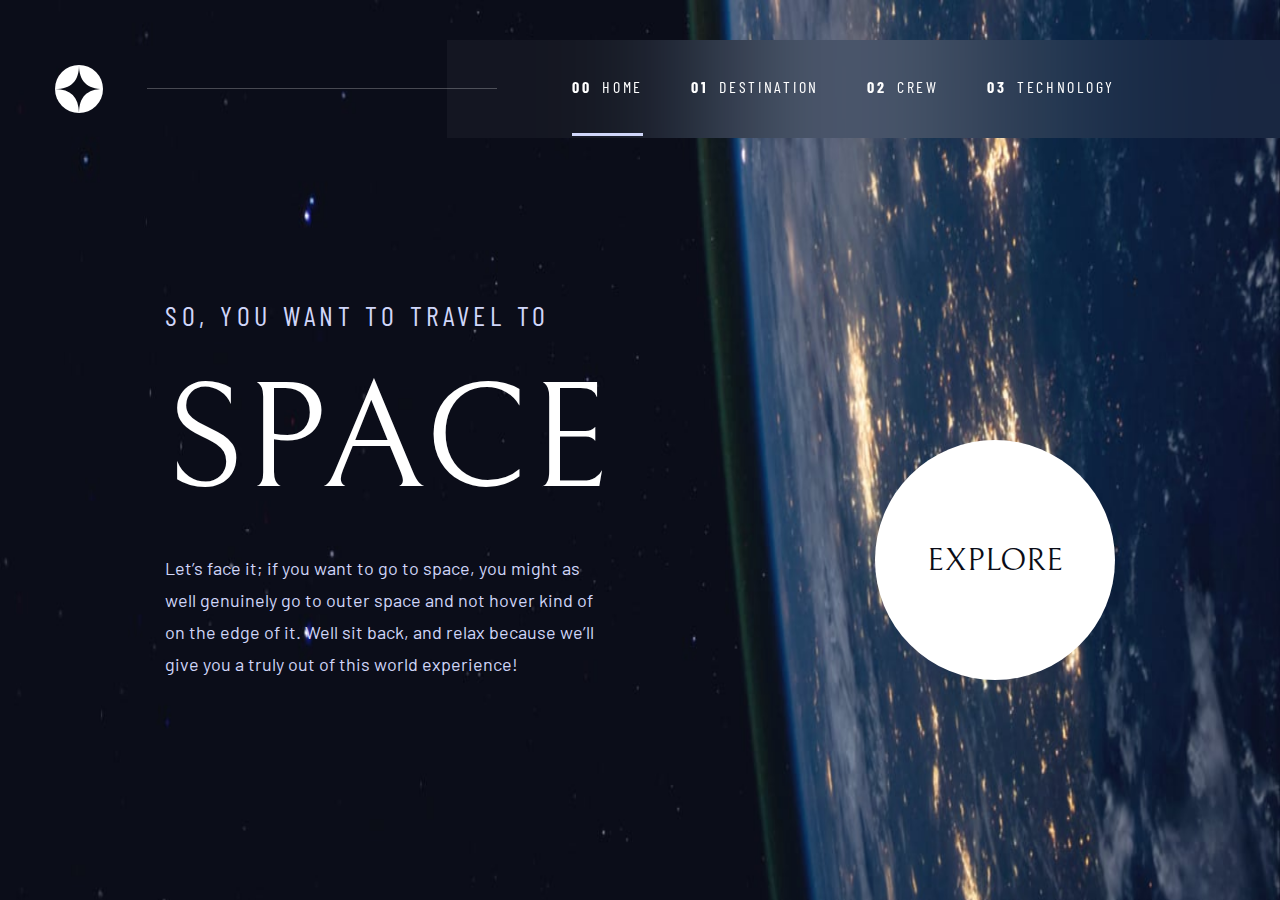
<file: starter-code/index.html>
<!DOCTYPE html>
<html lang="en">
<head>
  <meta charset="UTF-8">
  <meta name="viewport" content="width=device-width, initial-scale=1.0">

  <link rel="icon" type="image/png" sizes="32x32" href="./assets/favicon-32x32.png">
  
  <title>Frontend Mentor | Space tourism website</title>

  <!--css and fonts-->
  <link rel="stylesheet" href="./css/style.css">

  <link rel="preconnect" href="https://fonts.googleapis.com">
  <link rel="preconnect" href="https://fonts.gstatic.com" crossorigin>
  <link href="https://fonts.googleapis.com/css2?family=Barlow&family=Barlow+Condensed&family=Bellefair&display=swap" rel="stylesheet">
  
</head>
<body id="home">
  <header>
    <div class="header">
      <div class="logo">
        <a href="./index.html"><img src="./assets/shared/logo.svg" alt=""></a>
      </div>
      <nav class="menu">
        <button id="btn-mobile"><img src="./assets/shared/icon-hamburger.svg" alt=""></button>
        <ul id="menu-lista">
          <li><a href="./index.html"><span class="menu-num">00</span> Home</a></li>
          <li><a href="./pages/destination.html"><span class="menu-num">01</span> Destination</a></li>
          <li><a href="./pages/crew.html"><span class="menu-num">02</span> Crew</a></li>
          <li><a href="./pages/technology.html"><span class="menu-num">03</span> Technology</a></li>
        </ul>
      </nav>
    </div>
  </header>

  <main>
    <div class="home-container">
      <div class="home-conteudo">
        <h5 class="font-h5 cor-terciaria">So, you want to travel to</h5>
        <h1 class="font-h1">Space</h1>
        <p class="cor-terciaria">
          Let’s face it; if you want to go to space, you might as well genuinely go to 
          outer space and not hover kind of on the edge of it. Well sit back, and relax 
          because we’ll give you a truly out of this world experience!
        </p>
      </div>

      <div class="home-explore">
        <a href="./pages/destination.html">
          <div class="btn-main">
            Explore
          </div>
        </a>
      </div>
    </div>
  </main>

  <script src="./script/index.js"></script>
</body>
</html>
</file>
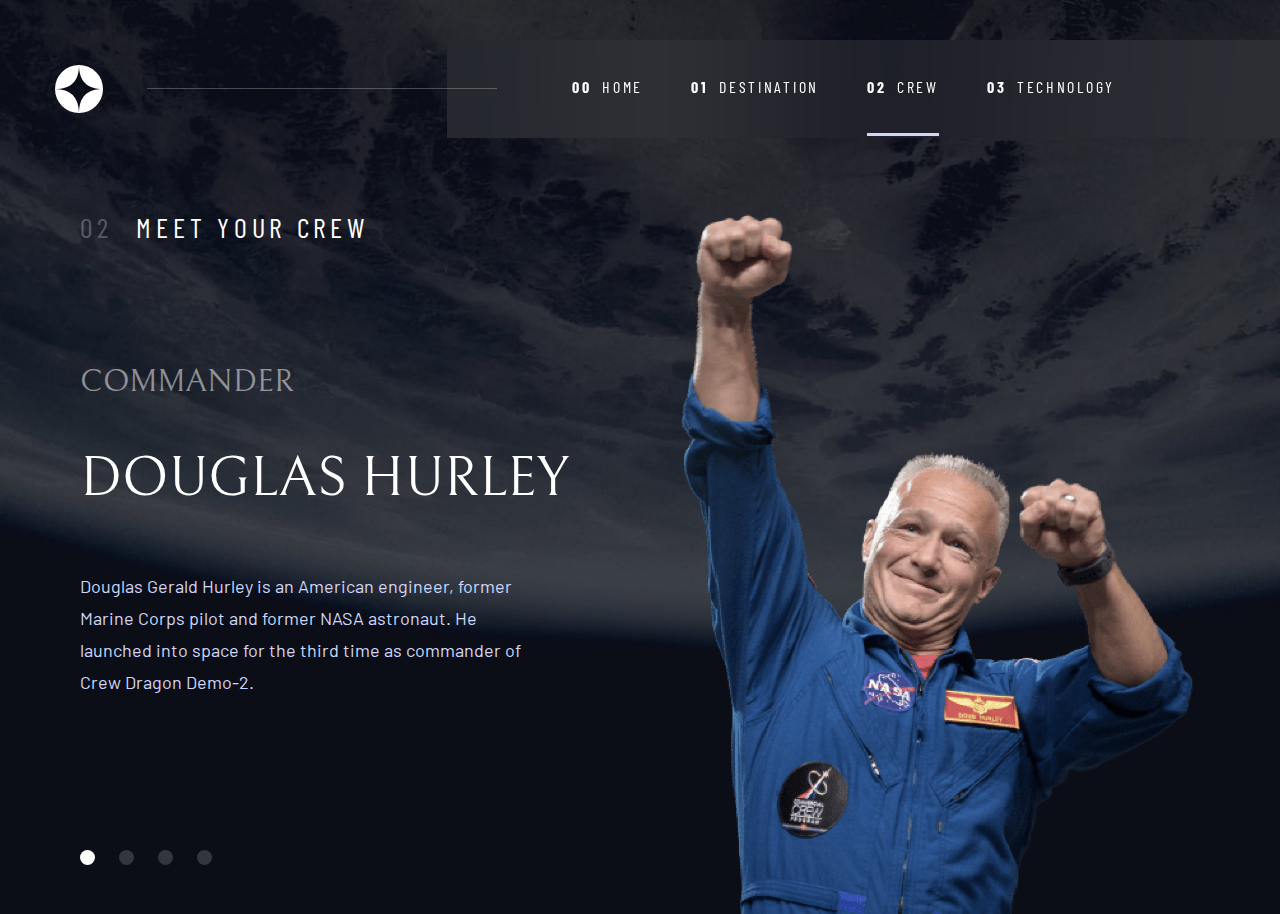
<file: starter-code/pages/crew.html>
<!DOCTYPE html>
<html lang="en">
<head>
  <meta charset="UTF-8">
  <meta name="viewport" content="width=device-width, initial-scale=1.0">

  <link rel="icon" type="image/png" sizes="32x32" href="../assets/favicon-32x32.png">
  
  <title>Frontend Mentor | Space tourism website</title>

  <!--css and fonts-->
  <link rel="stylesheet" href="../css/style.css">

  <link rel="preconnect" href="https://fonts.googleapis.com">
  <link rel="preconnect" href="https://fonts.gstatic.com" crossorigin>
  <link href="https://fonts.googleapis.com/css2?family=Barlow&family=Barlow+Condensed&family=Bellefair&display=swap" rel="stylesheet">

</head>
<body id="crew">
  <header>
    <div class="header">
      <div class="logo">
        <a href="../index.html"><img src="../assets/shared/logo.svg" alt=""></a>
      </div>
      <nav class="menu">
        <button id="btn-mobile"><img src="../assets/shared/icon-hamburger.svg" alt=""></button>
        <ul id="menu-lista">
          <li><a href="../index.html"><span class="menu-num">00</span> Home</a></li>
          <li><a href="./destination.html"><span class="menu-num">01</span> Destination</a></li>
          <li><a href="./crew.html"><span class="menu-num">02</span> Crew</a></li>
          <li><a href="./technology.html"><span class="menu-num">03</span> Technology</a></li>
        </ul>
      </nav>
    </div>
  </header>

  <main>
    <div class="crew">
      <h5 class="crew-meet font-h5"><span class="">02</span>Meet your crew</h5>
      <div class="crew-conteudo">
        <div class="crew-official">
          <h4 class="crew-role font-h4">Commander</h4>
          <h3 class="crew-name font-h3">Douglas Hurley</h3>
          <p class="crew-descricao cor-terciaria">
            Douglas Gerald Hurley is an American engineer, former Marine Corps pilot 
            and former NASA astronaut. He launched into space for the third time as 
            commander of Crew Dragon Demo-2.
          </p>
            <ul class="crew-lista">
              <li id="douglas hurley" class="crew-ativo"></li>
              <li id="mark shuttleworth"></li>
              <li id="victor glover"></li>
              <li id="anousheh ansari"></li>
            </ul>
        </div>
      </div>
      <div class="crew-people">
        <div class="crew-img">
          <img src="../assets/crew/image-douglas-hurley.png" alt="Douglas Hurley">
        </div>
      </div>
    </div>
  </main>
  
  <script type="module" src="../script/crew.js"></script>
  <script src="../script/index.js"></script>
</body>
</html>
</file>
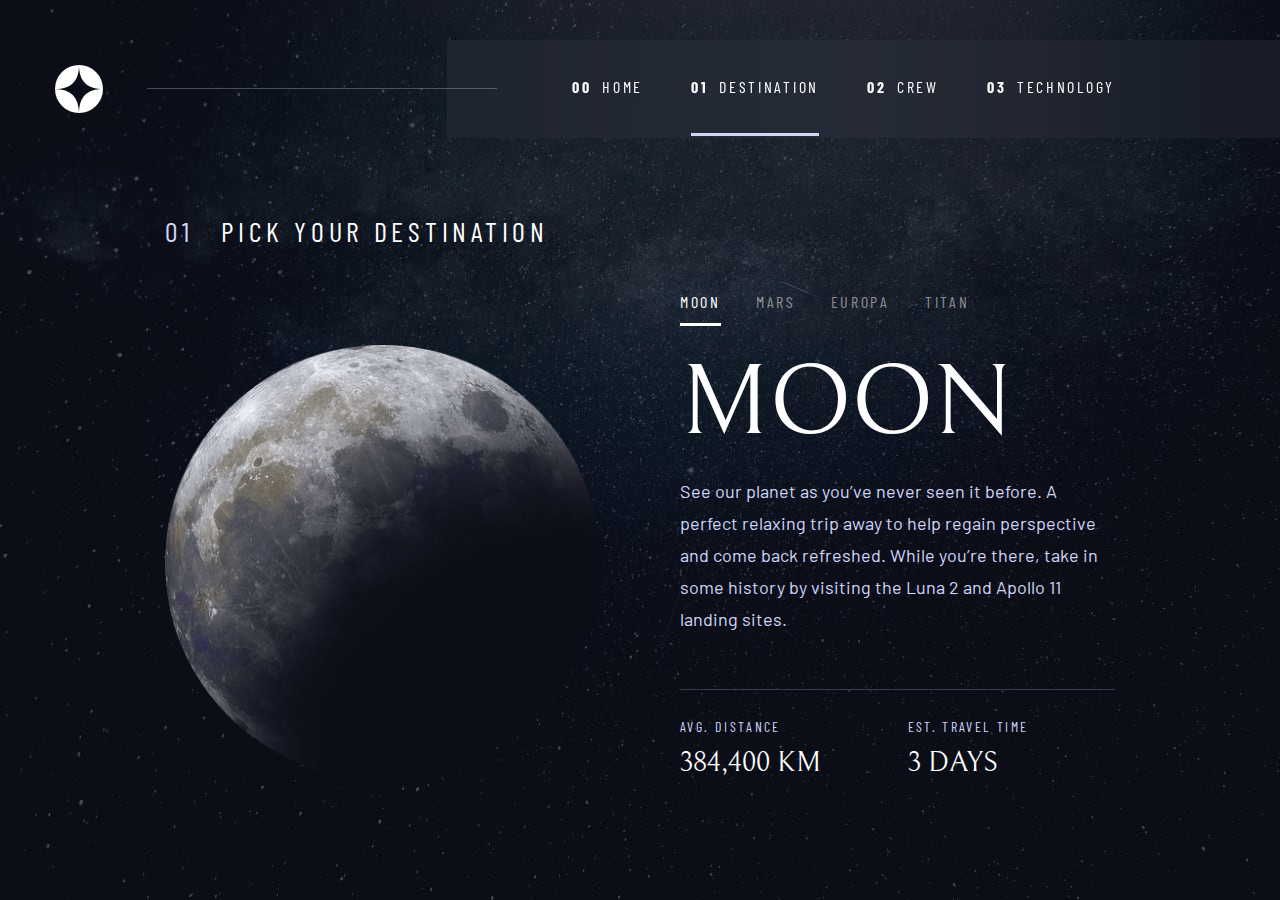
<file: starter-code/pages/destination.html>
<!DOCTYPE html>
<html lang="en">
<head>
  <meta charset="UTF-8">
  <meta name="viewport" content="width=device-width, initial-scale=1.0">

  <link rel="icon" type="image/png" sizes="32x32" href="../assets/favicon-32x32.png">
  
  <title>Frontend Mentor | Space tourism website</title>

  <!--css and fonts-->
  <link rel="stylesheet" href="../css/style.css">

  <link rel="preconnect" href="https://fonts.googleapis.com">
  <link rel="preconnect" href="https://fonts.gstatic.com" crossorigin>
  <link href="https://fonts.googleapis.com/css2?family=Barlow&family=Barlow+Condensed&family=Bellefair&display=swap" rel="stylesheet">
</head>
<body id="destination">
  <header>
    <div class="header">
      <div class="logo">
        <a href="../index.html"><img src="../assets/shared/logo.svg" alt=""></a>
      </div>
      <nav class="menu">
        <button id="btn-mobile"><img src="../assets/shared/icon-hamburger.svg" alt=""></button>
        <ul id="menu-lista">
          <li><a href="../index.html"><span class="menu-num">00</span> Home</a></li>
          <li><a href="./destination.html"><span class="menu-num">01</span> Destination</a></li>
          <li><a href="./crew.html"><span class="menu-num">02</span> Crew</a></li>
          <li><a href="./technology.html"><span class="menu-num">03</span> Technology</a></li>
        </ul>
      </nav>
    </div>
  </header>

  <main>
    <div class="destination">
      <div>
        <h5 class="destination-pick font-h5"><span class="cor-terciaria">01</span>Pick your destination</h5>
        <div class="destination-img">
          <img src="../assets/destination/image-moon.png" alt="Moon">
        </div>
      </div>

      <div class="destination-conteudo">
        <nav>
          <ul class="destination-lista font-nav-text">
            <li id="moon" class="planeta-ativo"><a href="">Moon</a></li>
            <li id="mars"><a href="">Mars</a></li>
            <li id="europa"><a href="">Europa</a></li>
            <li id="titan"><a href="">Titan</a></li>
          </ul>
        </nav>
        <div class="planeta">
          <h2 class="planeta-titulo font-h2">Moon</h2>
          <p class="planeta-descricao cor-terciaria">
            See our planet as you’ve never seen it before. A perfect relaxing trip away to help 
            regain perspective and come back refreshed. While you’re there, take in some history 
            by visiting the Luna 2 and Apollo 11 landing sites.
          </p>
        </div>
        <div class="destination-dados">
          <div class="planeta-distancia">
            <p class="font-sb-h2 cor-terciaria">Avg. distance</p>
            <span class="font-sb-h1">384,400 km</span>
          </div>
          <div class="planeta-tempo">
            <p class="font-sb-h2 cor-terciaria">Est. travel time</p>
            <span class="font-sb-h1">3 days</span>
          </div>
        </div>
      </div>
    </div>
  </main>

  <script type="module" src="../script/destination.js"></script>
  <script src="../script/index.js"></script>
</body>
</html>
</file>
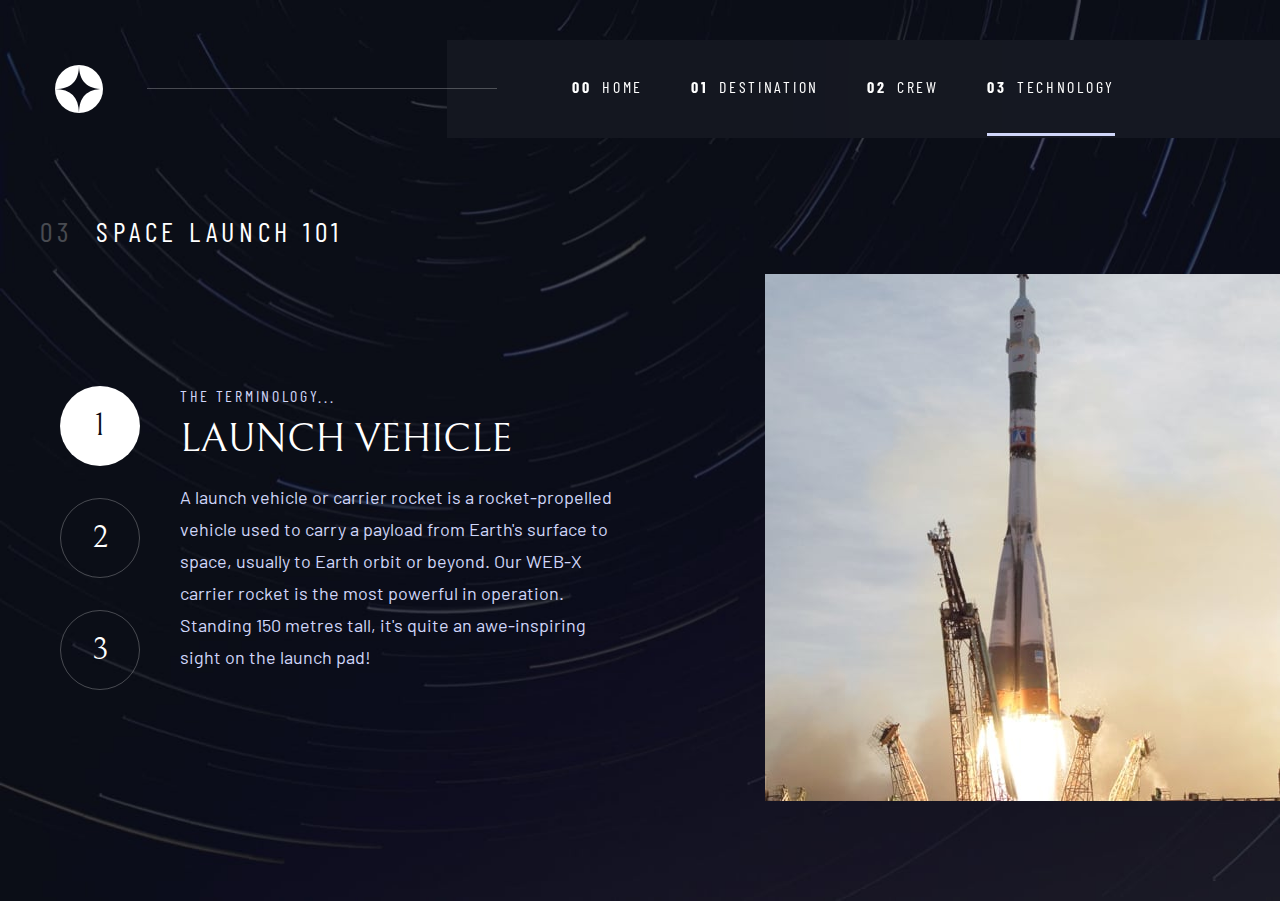
<file: starter-code/pages/technology.html>
<!DOCTYPE html>
<html lang="en">
<head>
  <meta charset="UTF-8">
  <meta name="viewport" content="width=device-width, initial-scale=1.0">

  <link rel="icon" type="image/png" sizes="32x32" href="../assets/favicon-32x32.png">
  
  <title>Frontend Mentor | Space tourism website</title>

  <!--css and fonts-->
  <link rel="stylesheet" href="../css/style.css">

  <link rel="preconnect" href="https://fonts.googleapis.com">
  <link rel="preconnect" href="https://fonts.gstatic.com" crossorigin>
  <link href="https://fonts.googleapis.com/css2?family=Barlow&family=Barlow+Condensed&family=Bellefair&display=swap" rel="stylesheet">

</head>
<body id="technology">
  <header>
    <div class="header">
      <div class="logo">
        <a href="../index.html"><img src="../assets/shared/logo.svg" alt=""></a>
      </div>
      <nav class="menu">
        <button id="btn-mobile"><img src="../assets/shared/icon-hamburger.svg" alt=""></button>
        <ul id="menu-lista">
          <li><a href="../index.html"><span class="menu-num">00</span> Home</a></li>
          <li><a href="./destination.html"><span class="menu-num">01</span> Destination</a></li>
          <li><a href="./crew.html"><span class="menu-num">02</span> Crew</a></li>
          <li><a href="./technology.html"><span class="menu-num">03</span> Technology</a></li>
        </ul>
      </nav>
    </div>
  </header>

  <main>
    <div class="technology">
      <h5 class="technology-launch font-h5"><span class="">03</span>Space launch 101</h5>
      <div class="techonolgy-conteudo">
        <div class="technology-choose">
          <div class="technology-numbers">
            <nav>
              <ul class="technology-lista font-h4">
                <li id="launch vehicle" class="foguete-ativo"><a href="">1</a></li>
                <li id="spaceport"><a href="#">2</a></li>
                <li id="space capsule"><a href="#">3</a></li>
              </ul>
            </nav>
          </div>

          <div class="technology-dados">
            <p class="font-nav-text cor-terciaria">The terminology...</p>
            <h3 class="technology-name font-h3">Launch vehicle</h3>
            <p class="technology-descricao cor-terciaria">
              A launch vehicle or carrier rocket is a rocket-propelled vehicle used to carry a 
              payload from Earth's surface to space, usually to Earth orbit or beyond. Our 
              WEB-X carrier rocket is the most powerful in operation. Standing 150 metres tall, 
              it's quite an awe-inspiring sight on the launch pad!
            </p>
          </div>
        </div>
      </div>

        <div class="technology-img">
          <img class="img-desktop" src="../assets/technology/image-launch-vehicle-portrait.jpg" alt="">
          <img class="img-mobile" src="../assets/technology/image-launch-vehicle-landscape.jpg" alt="">
        </div>
    </div>
  </main>

  <script type="module" src="../script/technology.js"></script>
  <script src="../script/index.js"></script>
</body>
</html>
</file>
<file: starter-code/css/style.css>
@import '../css/utilidades/cores-fonts.css';
@import '../css/global/global.css';
@import '../css/global/header.css';

@import '../css/home.css';

@import '../css/pages/destination.css';
@import '../css/pages/crew.css';
@import '../css/pages/technology.css';
</file>
